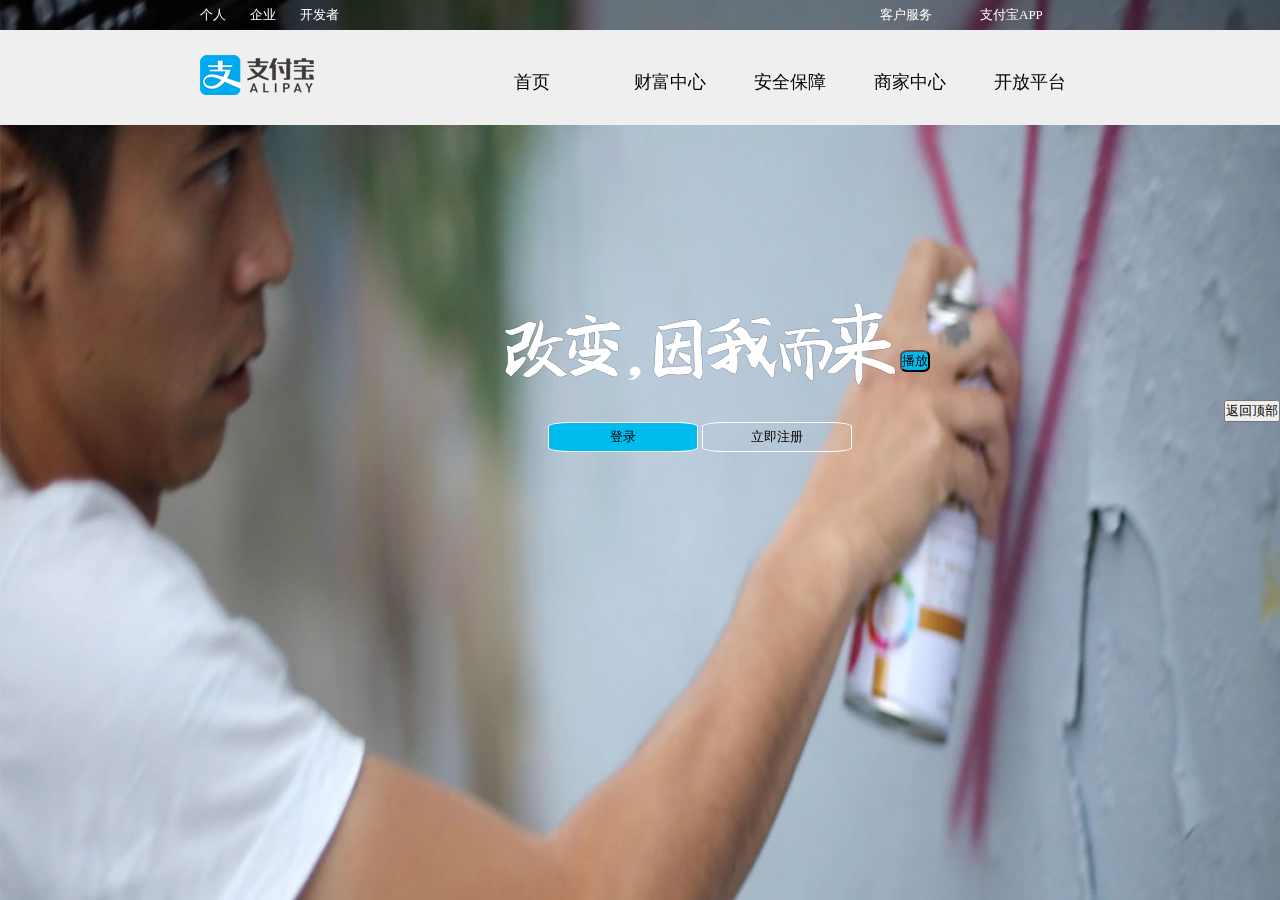
<file: index.html>
<!DOCTYPE html>
<html>
<head lang="en">
    <meta charset="UTF-8">
    <title></title>
    <link rel="stylesheet" href="./css/style.css"/>

    <style>
        *{
            margin: 0;
            padding: 0;
        }
        html,body{
            width: 100%;
            height: 100%;
        }
        .blocklist{
            width: 100%;
            height: 100%;
            overflow: hidden;
            position: relative;
        }
        .ul_list{
            width: 100%;
            height: 100%;
        }
        .ul_list li{
            width: 100%;
            height: 100%;
            text-align: center;
        }
        .ul_list li:nth-child(1){
            background-color: rgb(255, 255, 255);
        }
        .ul_list li:nth-child(2){
            background-color:white;
        }
        .ul_list li:nth-child(3){
            background-color: rgba(46, 255, 19, 0.25);
        }
        .ul_list li:nth-child(4){
            background-color: rgba(255, 217, 35, 0.25);
        }
        .ul_list li:nth-child(5){
            background-color: rgba(255, 6, 193, 0.25);
        }
        .ul_list li:nth-child(6){
            background-color: rgba(45, 11, 255, 0.25);
        }
        .ul_list li:nth-child(7){
            background-color: rgba(145, 11, 255, 0.25);
        }
        .title_list{
            position: fixed;
            width: 100%;
            height: 30px;
            z-index: 999;
            background-color: rgba(0, 0, 0, 0.39);
            font-size: small;
        }
        .title{
            width: 100%;
            height: auto;
            color: white;
        }
        .left{
            margin-left:200px;
            width: 100%;
            line-height: 30px;
        }
        .left_list{
            width: 50px;
            height: auto;
            float: left;
            list-style: none;
        }
        .right{
            margin-right: 200px;
            line-height: 30px;
        }
        .right_list{
            width: 100px;
            height: auto;
            float: right;
            list-style: none;
        }
        .right_list:hover{
            cursor: pointer;
        }
        .logo{
            height: 15px;
            background-color: #EFEFF0;
            padding: 40px 50px;
            overflow: hidden;
            width: 100%;
        }
        .ul_logo{
            float: left;
            margin-left: 200px;
        }
        .li_logo{
            list-style: none;
            float: left;
            width: 120px;
            font-size: 18px;
        }
        .logoimg{
            float: left;
            margin-left: 150px;
            margin-top: -15px;
        }
        .imgfirst{
            position: absolute;
            width: 100%;
            height: 100%;
            margin-left: -50%;
        }
        .li_list{
            width: 100%;
            height: 100%;
            position: relative;
            padding: 0;
            overflow: hidden;
        }
        .centerblock{
            z-index: 99;
            position: absolute;
            width: 500px;
            height: 300px;
            margin-left: 450px;
            margin-top: 300px;
        }
        .buttonblock{
            height: 50px;
            position: absolute;
            width: 500px;
            margin-top: 30px;
        }
        .btnleft,.btnright{
            width: 150px;
            height: 30px;
            border: 1px solid white;
            border-radius: 15%;
            background-color: transparent;
        }
        .btnleft{
            background-color: #00bbee;
        }
        .songshu{
            width: 100%;
            height: 100%;
            position: absolute;
            margin-left: -50%;
        }
        .datou{
            z-index: 10 !important;
            position: absolute;
        }
        .div2{
            position: absolute;
        }
        .img_yun,.img_yun1,.img_yun2,.imgblock2{
            position: absolute;
            z-index: 9 !important;
        }
        .img_yun{
            left: 300px;
        }
        .img_yun1{
            left: 400px;
        }
        .imgblock2{
            top: 100px;
            left: 300px;
            opacity: 0;
        }
        .div3{
            position: absolute;
        }
        .shucai{
            width: 100%;
            height: 100%;
            position: absolute;
            margin-left: -50%;
        }
        .img_tu1{
            position: absolute;
            z-index: 11 !important;
            left: -200px;
            top: -300px;
        }
        .img_tu2{
            position: absolute;
            z-index: 10 !important;
            top: 950px;
            left:460px;
        }
        .img_tu3{
            position: absolute;
            z-index: 10 !important;
            top: 300px;
            left: 800px;
            opacity: 0;
        }
        .div4{
            position: absolute;
            z-index: 10 !important;
            top: 150px;
            left: 250px;
        }
        .text4{
            opacity: 0;
        }
        .text5{
            opacity: 0;
        }
        .text6{
            opacity: 0;
        }
        .nvwa{
            position: absolute;
            width: 100%;
            height: 100%;
            margin-left: -50%;
        }
        .div5{
            position: absolute;
            z-index: 10 !important;
            top: 150px;
            left: 700px;
        }
        .movie{
            position: absolute;
            width: 100%;
            height: 100%;
            margin-left: -50%;
        }
        .div6{
            position: absolute;
            z-index: 10 !important;
            top: 150px;
            left: 150px;
        }
        .nanwa{
            position: absolute;
            width: 100%;
            height: 100%;
            margin-left: -50%;
        }
        .play{
            position: absolute;
            top: 350px;
            left: 900px;
            z-index: 99999;
            border-radius: 25%;
            background-color: #00BBEE;
        }
        .dio{
            position: absolute;
            width: 100%;
            left: 0;
        }
        .totop{
            position: fixed;
            right: 0;
            top: 400px;
            z-index: 9999999;
        }

        .DAlipy{
            color: white;
        }
    </style>
</head>
<body>
<div class="blocklist">
    <div class="title_list">
        <div class="title">
            <ul class="left">
                <li class="left_list">个人</li>
                <li class="left_list">企业</li>
                <li class="left_list">开发者</li>
            </ul>
            <ul class="right">
                <li class="right_list"><a class="DAlipy" href="downloadAlipy.html">支付宝APP</a></li>
                <li class="right_list">客户服务</li>
            </ul>
        </div>
        <div class="logo">
            <img class="logoimg" src="img/T1HHFgXXVeXXXXXXXX.png" alt=""/>
            <ul class="ul_logo">
                <li class="li_logo">首页</li>
                <li class="li_logo">财富中心</li>
                <li class="li_logo">安全保障</li>
                <li class="li_logo">商家中心</li>
                <li class="li_logo">开放平台</li>
            </ul>
        </div>
        <div class="li_divblock1">
            <div class="close">
               X
            </div>
            <div class="logo_li">
                <ul>
                    <li><a href="loging.html">余额宝</a></li>
                    <li><a href="">招财宝</a></li>
                    <li><a href="">存金宝</a></li>
                    <li><a href="">淘理财</a></li>
                    <li><a href="">蚂蚁达客</a></li>
                </ul>
            </div>
            <div class="li_name">
                财富中心
            </div>
        </div>
        <div class="li_divblock2">
            <div class="close">
                X
            </div>
            <div class="logo_li">
                <ul>
                    <li><a href="">安全中心</a></li>
                    <li><a href="">会员保障</a></li>
                </ul>
            </div>
            <div class="li_name">
                安全保障
            </div>
        </div>
        <div class="li_divblock3">
            <div class="close">
                X
            </div>
            <div class="logo_li">
                <ul>
                    <li><a href="">支付宝商家</a></li>
                    <li><a href="">口碑商家</a></li>
                </ul>
            </div>
            <div class="li_name">
                商家中心
            </div>
        </div>
    </div>
    <ul class="ul_list">
        <li class="li_list">
            <button class="play">播放</button>
            <video class="dio" src="./img/T1T78eXapfXXXXXXXX.mp4"></video>
            <button class="totop">返回顶部</button>
            <div class="centerblock">
                <div class="imgblock1">
                    <img src="img/4JdljnmTmX.png" alt=""/>
                </div>
                <div class="buttonblock">
                    <button class="btnleft">登录</button>
                    <button class="btnright">立即注册</button>
                </div>
            </div>
            <img class="imgfirst" src="img/T1k5ReXXlkXXXXXXXX.jpg" alt=""/>
        </li>
        <li class="li_list">
            <div class="div2">
                <img class="img_yun" src="img/T19AteXc4xXXXXXXXX.png" alt=""/>
                <img class="img_yun1" src="img/T10QFeXdlgXXXXXXXX.png" alt=""/>
                <img class="img_yun2" src="img/4JdkvPL4wX.png" alt=""/>
                <img class="imgblock2" src="img/4JdlKWNmB3.png" alt=""/>
            </div>
            <img class="datou" src="img/T1GDtfXeRcXXXXXXXX.png" alt=""/>
            <img class="songshu" src="img/T1yXVfXfddXXXXXXXX.jpg" alt=""/>
        </li>
        <li class="li_list">
            <div class="div3">
                <img class="img_tu1" src="img/T1zABeXkxsXXXXXXXX.png" alt=""/>
                <img class="img_tu2" src="img/T1PQteXadyXXXXXXXX.png" alt=""/>
                <img class="img_tu3" src="img/T148deXkVlXXXXXXXX.png" alt=""/>
            </div>
            <img class="shucai" src="img/4JdlRITPmX.jpg" alt=""/>
        </li>
        <li class="li_list">
            <div class="div4">
                <img class="text4" src="img/T14uXfXdBXXXXXXXXX.png" alt=""/>
            </div>
            <img class="nvwa" src="img/T1y3dfXfFlXXXXXXXX.jpg" alt=""/>
        </li>
        <li class="li_list">
            <div class="div5">
                <img class="text5" src="img/T1fCVfXg0hXXXXXXXX.png" alt=""/>
            </div>
            <img class="movie" src="img/4JdkvtFg7B.jpg" alt=""/>
        </li>
        <li class="li_list">
            <div class="div6">
                <img class="text6" src="img/4OdnkirZ89.png" alt=""/>
            </div>
            <img class="nanwa" src="img/4JdidBF3Kn.jpg" alt=""/>

        </li>

    </ul>
</div>

<script src="js/jquery-3.0.0.js"></script>
<script src="./js/js.js"></script>
<script>
    var num=0;
    var isture=true;
$(function () {
    $(".play").click(function () {
        $(".dio").css(
                {"zIndex":"99"}
        )
        $(".dio").trigger("play");
    })
    $(".totop").click(function () {
        $(".ul_list").animate({
            "marginTop":0+"px",
        },500, function () {
            num=0;
        })
    })
    var screenheight=document.documentElement.clientHeight;
    $("html,body").on("mousewheel", function (e) {
        if(e.originalEvent.deltaY>0){
            if(isture){
                isture=false;
                num++;
                if(num>5){
                    num=5;
                }
                if(num==1){
                    $(".imgblock2").animate({"opacity":1},3500,function(){

                    })
                    $(".img_yun1").animate({"left":100},3000, function () {
                        
                    })
                    $(".img_yun").animate({"left":80},3500, function () {

                    })
                }
                if(num==2){
                    $(".img_tu3").animate({"opacity":1},3500, function () {

                    })
                    $(".img_tu1").animate({
                        "left":70,
                        "top":20
                    },1500, function () {

                    })
                    $(".img_tu2").animate({
                        "left":260,
                        "top":350
                    },1200, function () {

                    })
                }
                if(num==3){
                    $(".text4").animate({"opacity":1},3500, function () {

                    })
                    $(".nvwa").animate({
                        "width":104+"%",
                        "hright":104+"%"
                    },3500, function () {
                        
                    })
                }
                if(num==4){
                    $(".text5").animate({"opacity":1},3500, function () {

                    })
                }
                if(num==5){
                    $(".text6").animate({"opacity":1},3500, function () {

                    })
                }
                $(".ul_list").animate({
                            "marginTop":-screenheight*num+"px"},500, function () {
                    isture=true;
                } );

            }
        }
        else{
            if(isture){
                isture=false;
                num--;
                if(num<0){
                    num=0;
                }
                $(".ul_list").animate({
                    "marginTop":-screenheight*num+"px"
                },500, function () {
                    isture=true;
                });
            }
        }
    })
})
</script>
</body>
</html>
</file>
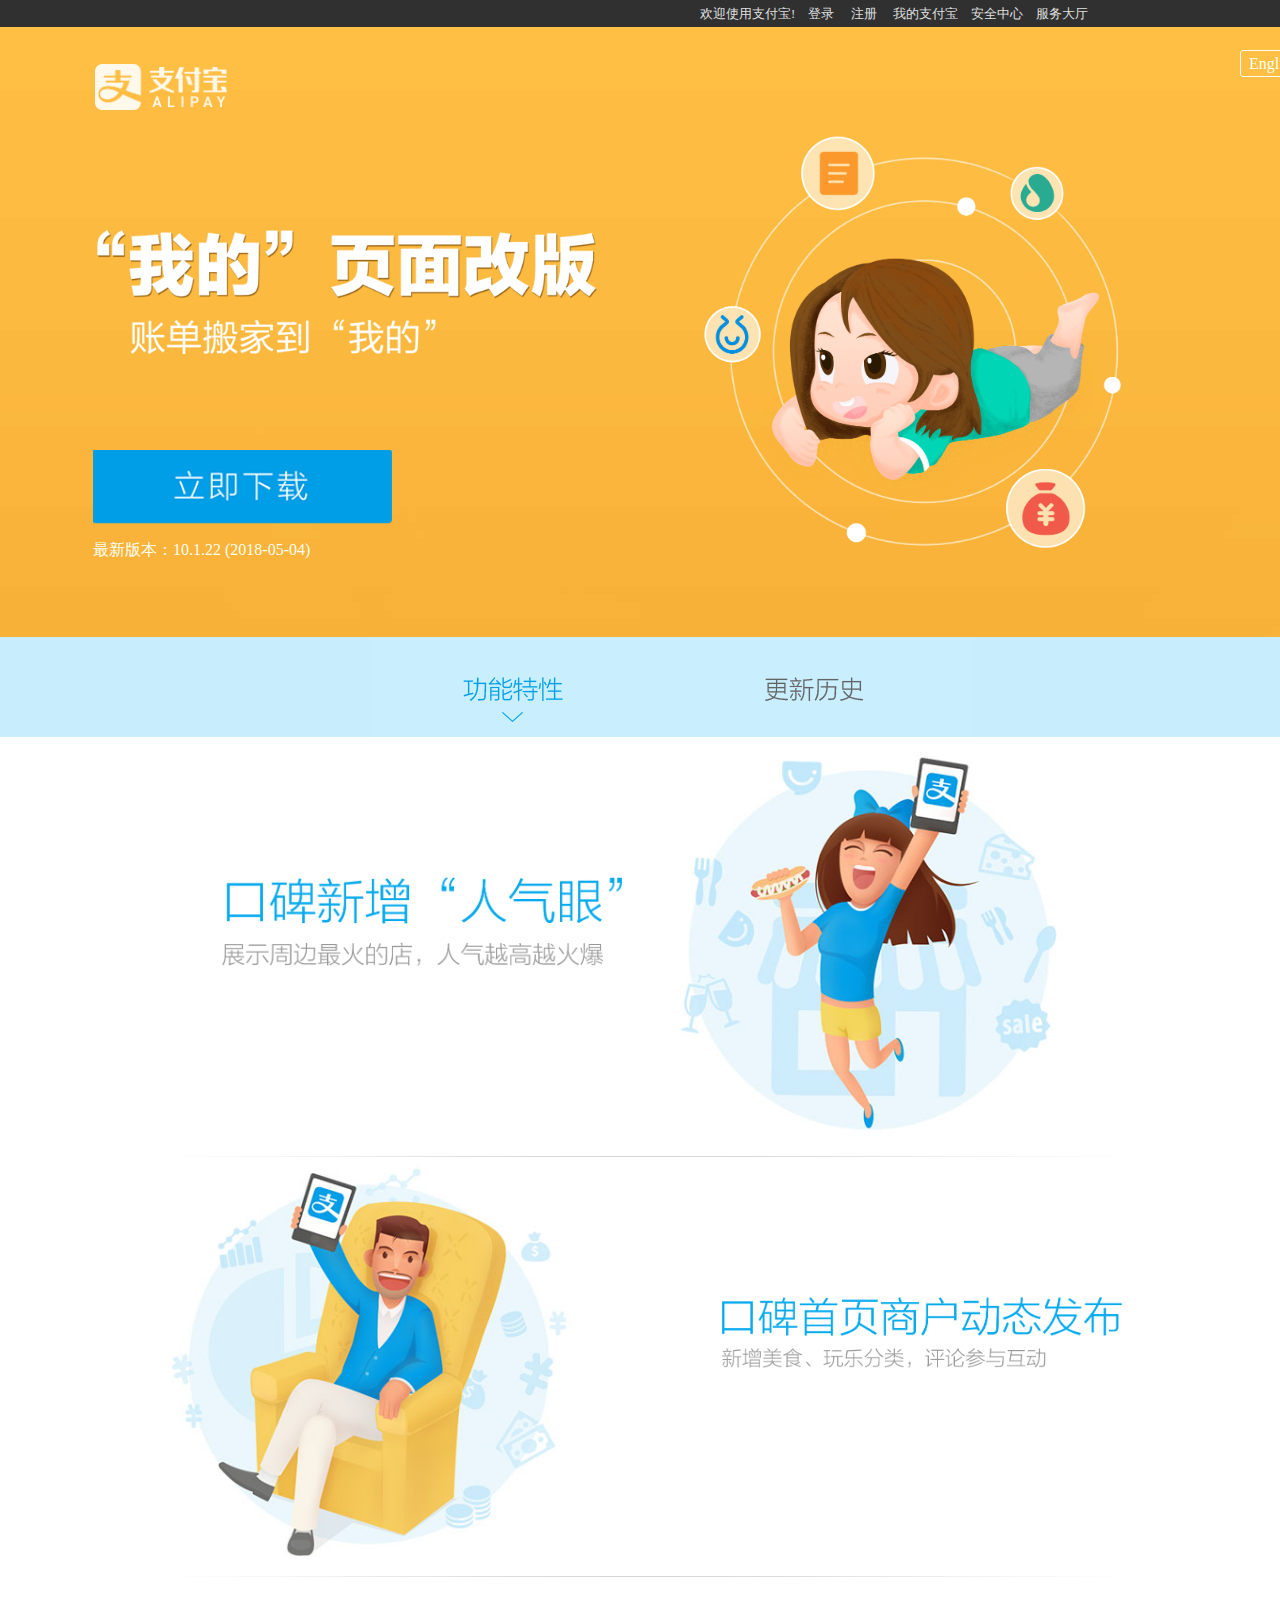
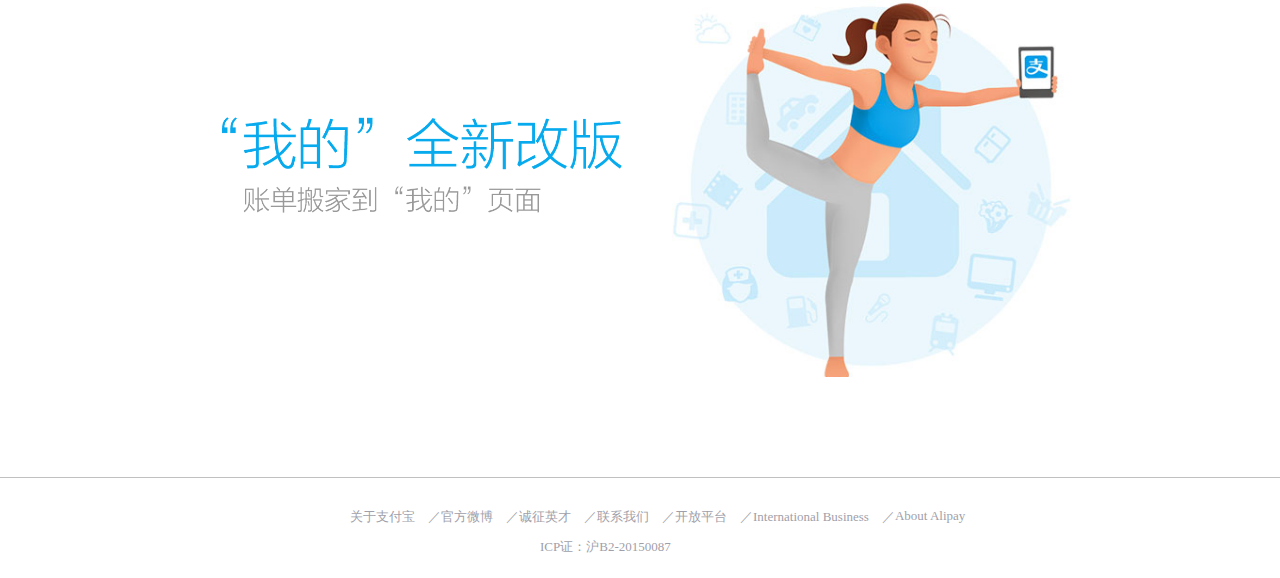
<file: downloadAlipy.html>
<!DOCTYPE html>
<html>
<head lang="en">
    <meta charset="UTF-8">
    <title></title>
    <link rel="stylesheet" href="./css/downloadstyle.css"/>
</head>
<body>
<div class="block">
    <div class="titlediv">
        <ul>
            <li>欢迎使用支付宝!　</li>
            <li>登录 　</li>
            <li>注册 　</li>
            <li><a href="loging.html">我的支付宝</a>　 </li>
            <li>安全中心　 </li>
            <li>服务大厅　 </li>
        </ul>
    </div>
    <div class="yellowimg">
        <div class="logoimg"></div>
        <div class="ptitle"></div>
        <div class="littlegirl"></div>
        <div class="down"></div>
        <p class="banben">最新版本：10.1.22 (2018-05-04)</p>
        <div class="english">
            English
        </div>
    </div>
    <div class="choose">
        <div class="choose1"></div>
        <div class="choose2"></div>
    </div>
    <div class="onediv1">
        <div class="leftp1"></div>
        <div class="rightp1"></div>
    </div>
    <div class="line"></div>
    <div class="onediv2">
        <div class="leftp2"></div>
        <div class="rightp2"></div>
    </div>
    <div class="line"></div>
    <div class="onediv3">
        <div class="leftp3"></div>
        <div class="rightp3"></div>
    </div>
    <div class="bootmdiv">
        <div>
            <ul class="bootmul">
                <li>关于支付宝　／</li>
                <li>官方微博　／</li>
                <li>诚征英才　／</li>
                <li>联系我们　／</li>
                <li>开放平台　／</li>
                <li>International Business　／</li>
                <li>About Alipay</li>
            </ul>
        </div>
        <div class="lastdiv">ICP证：沪B2-20150087</div>
    </div>
</div>
</body>
</html>
</file>
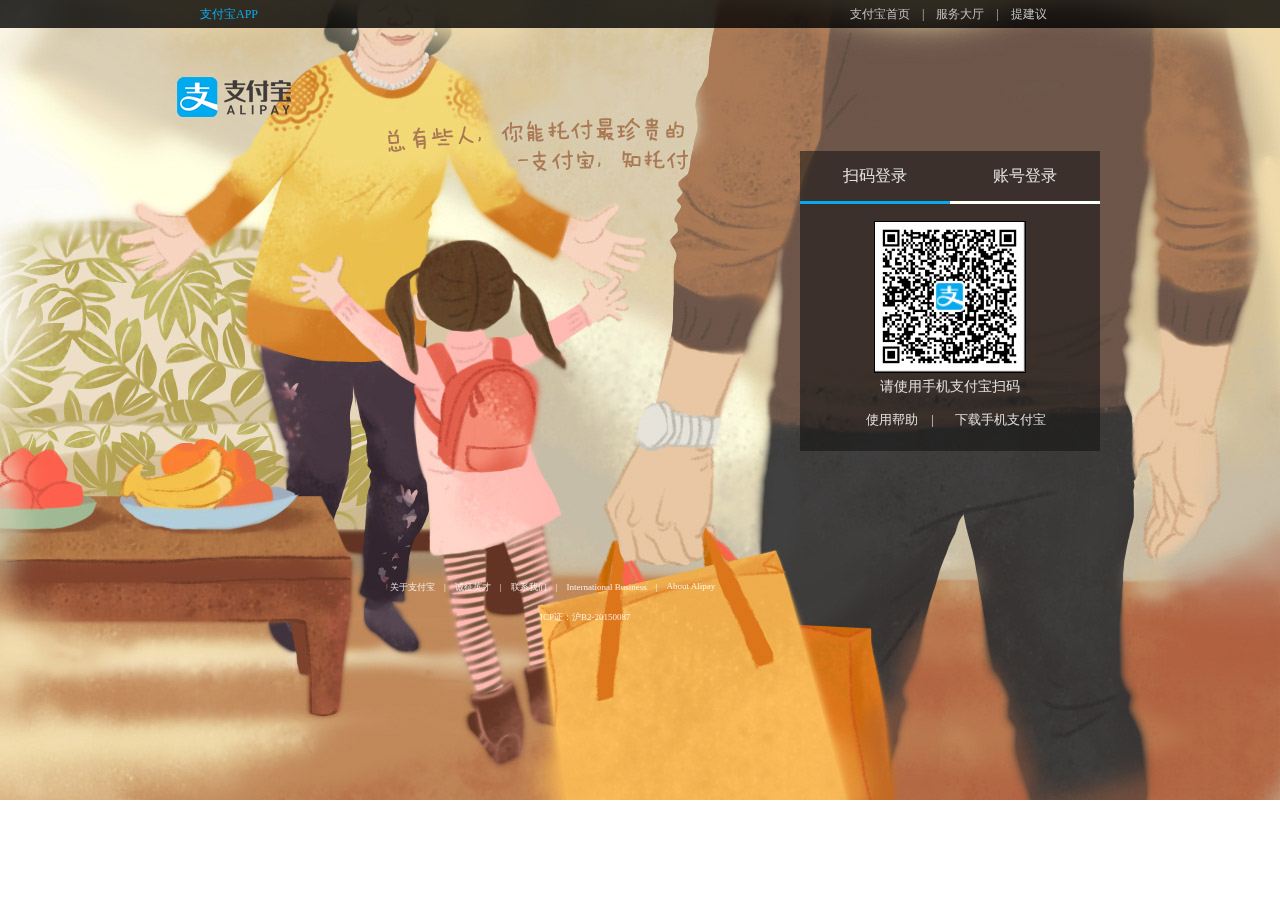
<file: loging.html>
<!DOCTYPE html>
<html>
<head lang="en">
    <meta charset="UTF-8">
    <title></title>
    <style>
        *{
            padding: 0;
            margin: 0;
        }
        html,body{
            background-image: url("img/backgroundimg.jpg");
            background-repeat: no-repeat;
            background-size: 100%;
        }
        .topdiv{
            width: 100%;
            height: 28px;
            background-color: rgba(0, 0, 0, 0.8);
            position: fixed;
            top: 0;
        }
        .logospan{
            line-height: 28px;
            color:#09AAEC ;
            font-size: 12px;
            margin-left: 200px;
            width: 100px;
            float: left;
        }
        .logospan:hover{
            cursor: pointer;
        }
        .blockspan{
            width: 128px;
            height: 28px;
            line-height: 28px;
            float: left;
            margin-left: 550px;
        }
        .ul_list{
            overflow: hidden;
            width:300px;
        }
        .ul_list>li{
            list-style: none;
            float: left;
            color: silver;
            font-size: 12px;
        }
        .ul_list>li:hover{
            cursor:pointer;
        }
        a{
            text-decoration: none;
            color: silver;
        }
        .img_div{
            clear: both;
            width: 114px;
            height: auto;
            margin-left: 177px;
            margin-top: 77px;
        }
        .trans_div{
            width: 300px;
            height: 300px;
            margin-left: 800px;
            margin-top: 30px;
            background-color: rgba(16, 16, 16, 0.54);
        }
        .title{
            height: 50px;
            text-align: center;
            color: rgba(255, 255, 255, 0.85);
        }
        .title_ul{
            list-style: none;
        }
        .title_li{
            float: left;
            line-height: 50px;
            width: 150px;
        }
        .title_li:hover{
            cursor: pointer;
        }
        .title_li:nth-child(1){
            border-bottom: 3px solid #09AAEC;
        }
        .title_li:nth-child(2){
            border-bottom: 3px solid white;
        }
        .txtblock{
            width: 300px;
            height: 247px;
            margin-top: 3px;
            display: block;
        }
        .imgblock{
            width: 150px;
            height: 150px;
            margin: 0 auto;
            margin-top: 20px;
            border: 1px solid black;
        }
        .imgblock>img{
            width: 100%;
            height: 100%;
        }
        .text{
            text-align: center;
            color: rgba(255, 255, 255, 0.85);
            font-size: 14px;;
            margin-top: 5px;
        }
        .bottomdiv{
            color: rgba(255, 255, 255, 0.85);
            margin-top: 15px;
        }
        .bottomdiv>ul{
            list-style: none;
            width: 200px;
            overflow: hidden;
            margin: 0 auto;
        }
        .bottomdiv>ul>li{
            float: left;
            font-size: small;
            width: 100px;
            text-align: center;
        }
        .bottomdiv>ul>li:hover{
            cursor: pointer;
        }
        .ckform{
            width: 300px;
            height: 247px;
            margin-top: 10px;
            display: none;
        }
        input{
            text-shadow: none;
            width: 215px;
            height: 40px;
            margin-left: 61px;
            border: none;
            margin-top: 9px;
        }
        form>img:nth-child(1){
            position: absolute;
            left:821px;
            top: 220px;
        }
        form>img:nth-child(3){
            position: absolute;
            left:820px;
            top: 269px;
        }
        .forget{
            width: 100px;
            float: right;
            margin-right: 12px;
            color: rgba(255, 255, 255, 0.85);
            font-size: smaller;
            margin-top: 5px;
        }
        button{
            width: 257px;
            height: 42px;
            margin-left: 20px;
            border-radius:6px;
            border: none;
            background-color: #09AAEC;
            font-size: 17px;
            color: white;
            margin-top: 20px;
        }
        button:hover{
            cursor: pointer;
        }
        .spandiv{
            margin-top: 10px;
        }
        .spandiv>span{
            font-size: small;
        }
        .left{
            margin-left: 30px;
            color: rgba(255, 255, 255, 0.86);
        }
        .right{
            margin-left: 100px;
            color: #09AAEC;
        }
        .last_div{
            color: rgba(255, 255, 255, 0.85);
            font-size: xx-small;
            width: 500px;
            margin: 0 auto;
            margin-top: 130px;
            height: 20px;
        }
        .last_div>ul{
            list-style: none;
        }
        .last_div>ul>li{
            float: left;
        }
        .hao{
            clear: both;
            width: 200px;
            margin: 0 auto;
            color: rgba(255, 255, 255, 0.85);
            font-size: xx-small;
            height: 20px;
            margin-top: 10px;
        }
        li:hover{
            cursor: pointer;
        }
    </style>
</head>
<body>
<div class="topdiv">
    <div class="logospan">
        支付宝APP
    </div>
    <div class="blockspan">
        <ul class="ul_list">
            <li><a href="index.html">支付宝首页　|　</a></li>
            <li>服务大厅　|　</li>
            <li>提建议</li>
        </ul>
    </div>
    <div class="img_div">
        <img src="./img/logo.png" alt=""/>
    </div>
    <div class="trans_div">
        <div class="title">
            <ul class="title_ul">
                <li class="title_li">扫码登录</li>
                <li class="title_li">账号登录</li>
            </ul>
        </div>
        <div class="txtblock">
            <div class="imgblock">
                <img src="./img/erweima.png" alt=""/>
            </div>
            <div class="text">
                请使用手机支付宝扫码
            </div>
            <div class="bottomdiv">
                <ul>
                    <li>使用帮助　|　</li>
                    <li>下载手机支付宝</li>
                </ul>
            </div>
        </div>
        <div class="ckform">
            <div>
                <form action="">
                    <img src="./img/userimg.png" alt=""/><input type="text"/>
                    <img src="./img/cord.png" alt=""/><input type="text"/>
                </form>
            </div>
            <div class="forget">
                忘记登录密码?
            </div>
            <button>登 录</button>
            <div class="spandiv">
                <span class="left">淘宝会员登录</span>
                <span class="right">免费注册</span>
            </div>
        </div>

    </div>
    <div class="last_div">
        <ul>
          <li>关于支付宝　|　</li>
          <li>诚征英才　|　</li>
          <li>联系我们　|　</li>
          <li>International Business　|　</li>
          <li>About Alipay</li>
        </ul>
    </div>
    <div class="hao">
        ICP证：沪B2-20150087
    </div>
</div>
<script src="js/jquery-3.0.0.js"></script>
<script src="./js/js.js"></script>
</body>
</html>
</file>
<file: css/style.css>
.ul_logo>li:hover{
    color: #00BBEE;
}
.li_divblock1{
    width: 120px;
    height: 280px;
    position: absolute;
    left: 607px;
    top: 30px;
    background-color: white;
    display: none;
    text-align: center;
}
.li_divblock2{
    width: 120px;
    height: 200px;
    position: absolute;
    left: 734px;
    top: 30px;
    background-color: white;
    display: none;
    text-align: center;
}
.li_divblock3{
    width: 120px;
    height: 200px;
    position: absolute;
    left: 851px;
    top: 30px;
    background-color: white;
    display: none;
    text-align: center;
}
.close{
    height: 50px;
    font-size: 40px;
    color: silver;
}
.logo_li>ul{
    list-style: none;
    margin-top: 10px;
}
.logo_li>ul>li{
    line-height: 30px;
}
.logo_li>ul>li:hover{
    background-color: #00BBEE;
}
.li_name{
    font-size: 20px;
    border-top: 1px solid silver;
    color: silver;
    line-height: 65px;
}
a{
    text-decoration: none;
    color: black;
}
</file>
<file: css/downloadstyle.css>
*{
    margin: 0;
    padding: 0;
}
.block{
    width: 100%;
    height: auto;
}
.titlediv{
    width: 100%;
    height: 27px;
    background-color: rgba(0, 0, 0, 0.81);
}
.titlediv>ul{
    list-style: none;
    color: rgba(255, 255, 255, 0.86);
    width: 500px;
    overflow: hidden;
    font-size: small;
    line-height: 27px;
    margin-left: 700px;
}
.titlediv>ul>li{
    float: left;
}
.yellowimg{
    width: 100%;
    height: 610px;
    background-image: url("../downloadimg/yellowbg.jpg");
}
.logoimg{
    width: 132px ;
    height: 47px;
    background-image: url("../downloadimg/zfbtitle.png");
    background-size: 100%;
    background-repeat: no-repeat;
    position: absolute;
    left: 95px;
    top: 64px;
}
.ptitle{
    width: 500px;
    height: 130px;
    position: absolute;
    top: 230px;
    left: 97px;
    background-image: url("../downloadimg/ptitle.png");
    background-size: 100%;
    background-repeat: no-repeat;
}
.littlegirl{
    width: 500px;
    height: 500px;
    position: absolute;
    top: 120px;
    left: 700px;
    background-image: url("../downloadimg/littlegirl.png");
    background-size: 127%;
    background-position: -152px -85px;
    background-repeat: no-repeat;
}
.down{
    width: 300px;
    height: 74px;
    position: absolute;
    top: 450px;
    left: 93px;
    background-image: url("../downloadimg/download.png");
    background-size: 100%;
    background-position: -1px -1px;
    background-repeat: no-repeat;
}
.down:hover{
    cursor: pointer;
}
.banben{
    color: #FEFEF1;
    position: absolute;
    top: 540px;
    left: 93px;
}
.choose{
    width: 100%;
    height: 100px;
    background-color: #C8EEFE;
}
.choose1{
    width: 300px;
    height: 100px;
    float: left;
    margin-left: 370px;
    background-image: url("../downloadimg/clickchange.png");
    background-position: -1px -122px;
}
.choose1:hover{
    cursor: pointer;
}
.choose2{
    width: 300px;
    height: 100px;
    float: left;
    background-image: url("../downloadimg/clickchange.png");
    background-position: -1px -242px;
}
.choose2:hover{
    cursor: pointer;
}
.onediv1{
    width: 100%;
    height: 400px;
}
.leftp1{
    width: 500px;
    height: 400px;
    float: left;
    margin-left: 172px;
    background-image: url("../downloadimg/p1.png");
    background-repeat: no-repeat;
    background-size: 80%;
    background-position: 50px 140px;
}
.rightp1{
    width: 500px;
    height: 400px;
    float: left;
    background-image: url("../downloadimg/first.jpg");
    background-repeat: no-repeat;
    background-size: 80%;
}
.onediv2{
    width: 100%;
    height: 400px;
}
.leftp2{
    width: 500px;
    height: 400px;
    float: left;
    margin-left: 172px;
    background-image: url("../downloadimg/second.jpg");
    background-repeat: no-repeat;
    background-size: 80%;
}
.rightp2{
    width: 500px;
    height: 400px;
    float: left;
    background-image: url("../downloadimg/p2.png");
    background-repeat: no-repeat;
    background-size: 80%;
    background-position: 50px 140px;
}
.onediv3{
    width: 100%;
    height: 400px;
}
.leftp3{
    width: 500px;
    height: 400px;
    float: left;
    margin-left: 172px;
    background-image: url("../downloadimg/p3.png");
    background-repeat: no-repeat;
    background-size: 80%;
    background-position: 50px 140px;
}
.rightp3{
    width: 500px;
    height: 400px;
    float: left;
    background-image: url("../downloadimg/third.jpg");
    background-repeat: no-repeat;
    background-size: 80%;
}
.line{
    width: 100%;
    height: 10px;
    background-image: url("../downloadimg/line.png");
    background-repeat: no-repeat;
    background-position: 150px 0px;
    margin-top: 10px;
}
.bootmdiv{
    width: 100%;
    height: 100px;
    border-top: 1px solid silver;
    margin-top: 100px;
}
.bootmul{
    list-style: none;
    color: #9F9FAA;
    font-size: small;
    margin-left: 350px;
    margin-top: 30px;
    height: 20px;
}
.bootmul>li{
    float: left;
}
.lastdiv{
    clear: both;
    width: 200px;
    font-size: small;
    color: #9F9FAA;
    margin: 0 auto;
    height: 20px;
    margin-top: 10px;
}
.english{
    width:65px;
    height: 25px;
    line-height: 25px;
    border: 1px solid #FEFEF1;
    position: absolute;
    top: 50px;
    left: 1240px;
    color: #FEFEF1;
    border-radius: 3px;
    text-align: center;
}
.english:hover{
    cursor: pointer;
}
a{
    text-decoration: none;
    color: rgba(255, 255, 255, 0.86);
}
</file>
